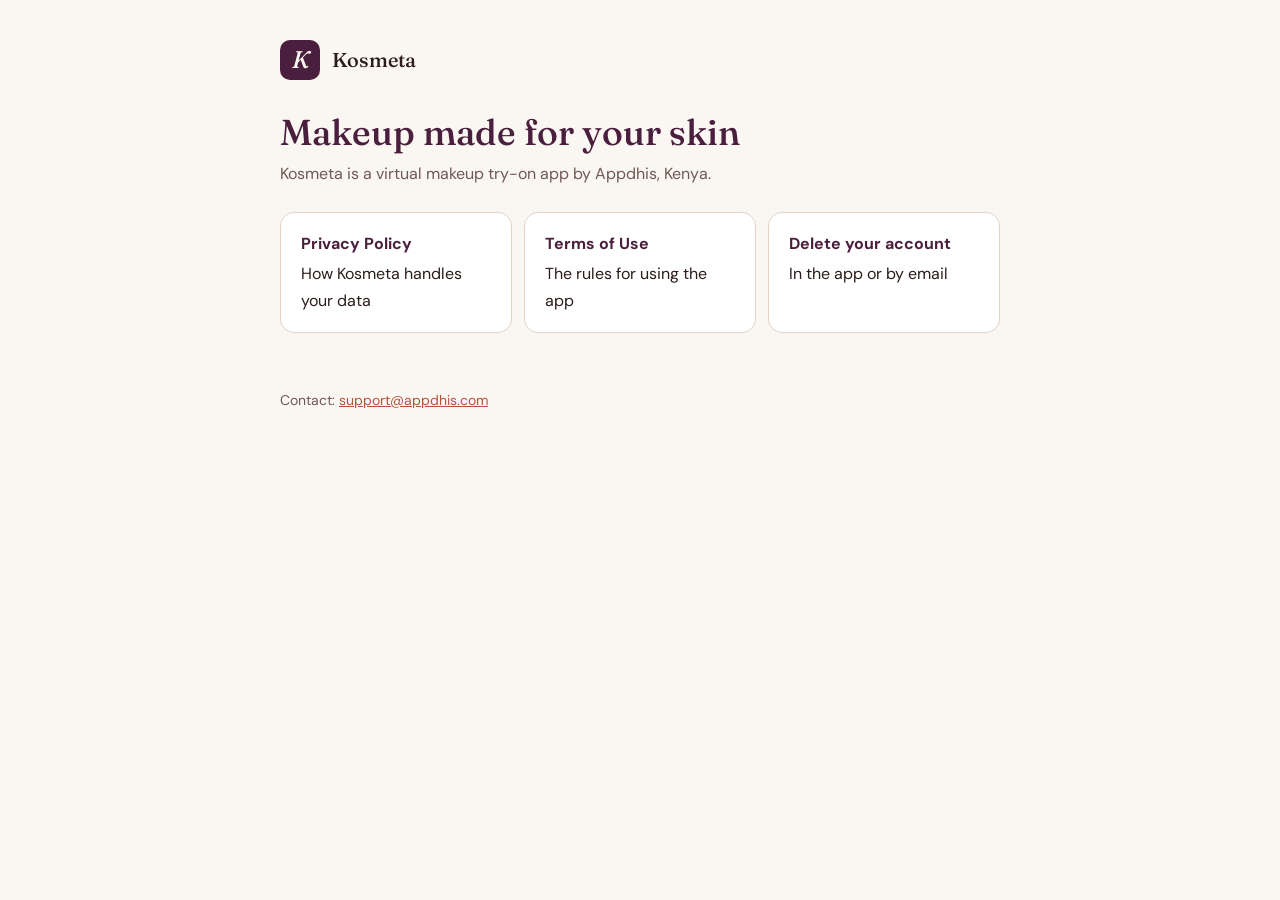
<file: index.html>
<!doctype html>
<html lang="en">
<head>
  <meta charset="utf-8">
  <meta name="viewport" content="width=device-width, initial-scale=1">
  <title>Kosmeta</title>
  <meta name="description" content="Kosmeta by Appdhis: privacy policy, terms and account deletion.">
  <link rel="preconnect" href="https://fonts.googleapis.com">
  <link rel="stylesheet" href="https://fonts.googleapis.com/css2?family=DM+Sans:wght@400;600&family=Fraunces:ital,wght@0,500;1,500&display=swap">
  <link rel="stylesheet" href="style.css">
</head>
<body>
<main>
  <header><span class="mark">K</span><span class="name">Kosmeta</span></header>
  <h1>Makeup made for your skin</h1>
  <p class="meta">Kosmeta is a virtual makeup try-on app by Appdhis, Kenya.</p>
  <div class="cards">
    <a href="privacy/"><strong>Privacy Policy</strong>How Kosmeta handles your data</a>
    <a href="terms/"><strong>Terms of Use</strong>The rules for using the app</a>
    <a href="delete-account/"><strong>Delete your account</strong>In the app or by email</a>
  </div>
  <footer>Contact: <a href="mailto:support@appdhis.com">support@appdhis.com</a></footer>
</main>
</body>
</html>
</file>
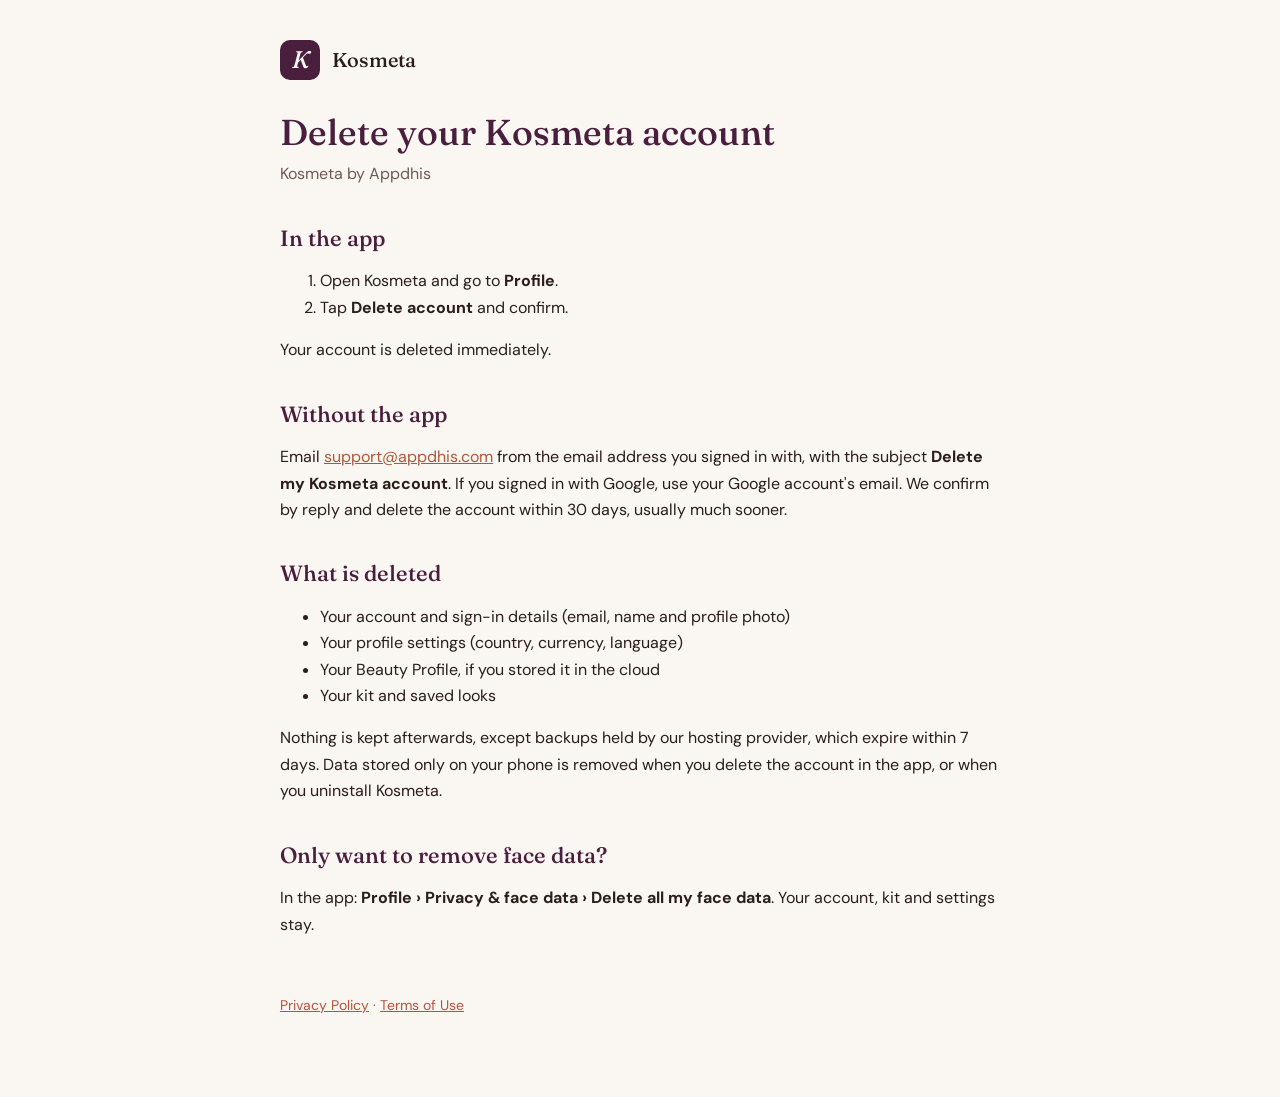
<file: delete-account/index.html>
<!doctype html>
<html lang="en">
<head>
  <meta charset="utf-8">
  <meta name="viewport" content="width=device-width, initial-scale=1">
  <title>Delete Your Account · Kosmeta</title>
  <meta name="description" content="How to delete your Kosmeta account and data.">
  <link rel="preconnect" href="https://fonts.googleapis.com">
  <link rel="stylesheet" href="https://fonts.googleapis.com/css2?family=DM+Sans:wght@400;600&family=Fraunces:ital,wght@0,500;1,500&display=swap">
  <link rel="stylesheet" href="../style.css">
</head>
<body>
<main>
  <header><a href="../"><span class="mark">K</span><span class="name">Kosmeta</span></a></header>

  <h1>Delete your Kosmeta account</h1>
  <p class="meta">Kosmeta by Appdhis</p>

  <h2>In the app</h2>
  <ol>
    <li>Open Kosmeta and go to <strong>Profile</strong>.</li>
    <li>Tap <strong>Delete account</strong> and confirm.</li>
  </ol>
  <p>Your account is deleted immediately.</p>

  <h2>Without the app</h2>
  <p>Email <a href="mailto:support@appdhis.com?subject=Delete%20my%20Kosmeta%20account">support@appdhis.com</a> from the email address you signed in with, with the subject <strong>Delete my Kosmeta account</strong>. If you signed in with Google, use your Google account's email. We confirm by reply and delete the account within 30 days, usually much sooner.</p>

  <h2>What is deleted</h2>
  <ul>
    <li>Your account and sign-in details (email, name and profile photo)</li>
    <li>Your profile settings (country, currency, language)</li>
    <li>Your Beauty Profile, if you stored it in the cloud</li>
    <li>Your kit and saved looks</li>
  </ul>
  <p>Nothing is kept afterwards, except backups held by our hosting provider, which expire within 7 days. Data stored only on your phone is removed when you delete the account in the app, or when you uninstall Kosmeta.</p>

  <h2>Only want to remove face data?</h2>
  <p>In the app: <strong>Profile › Privacy &amp; face data › Delete all my face data</strong>. Your account, kit and settings stay.</p>

  <footer><a href="../privacy/">Privacy Policy</a> · <a href="../terms/">Terms of Use</a></footer>
</main>
</body>
</html>
</file>
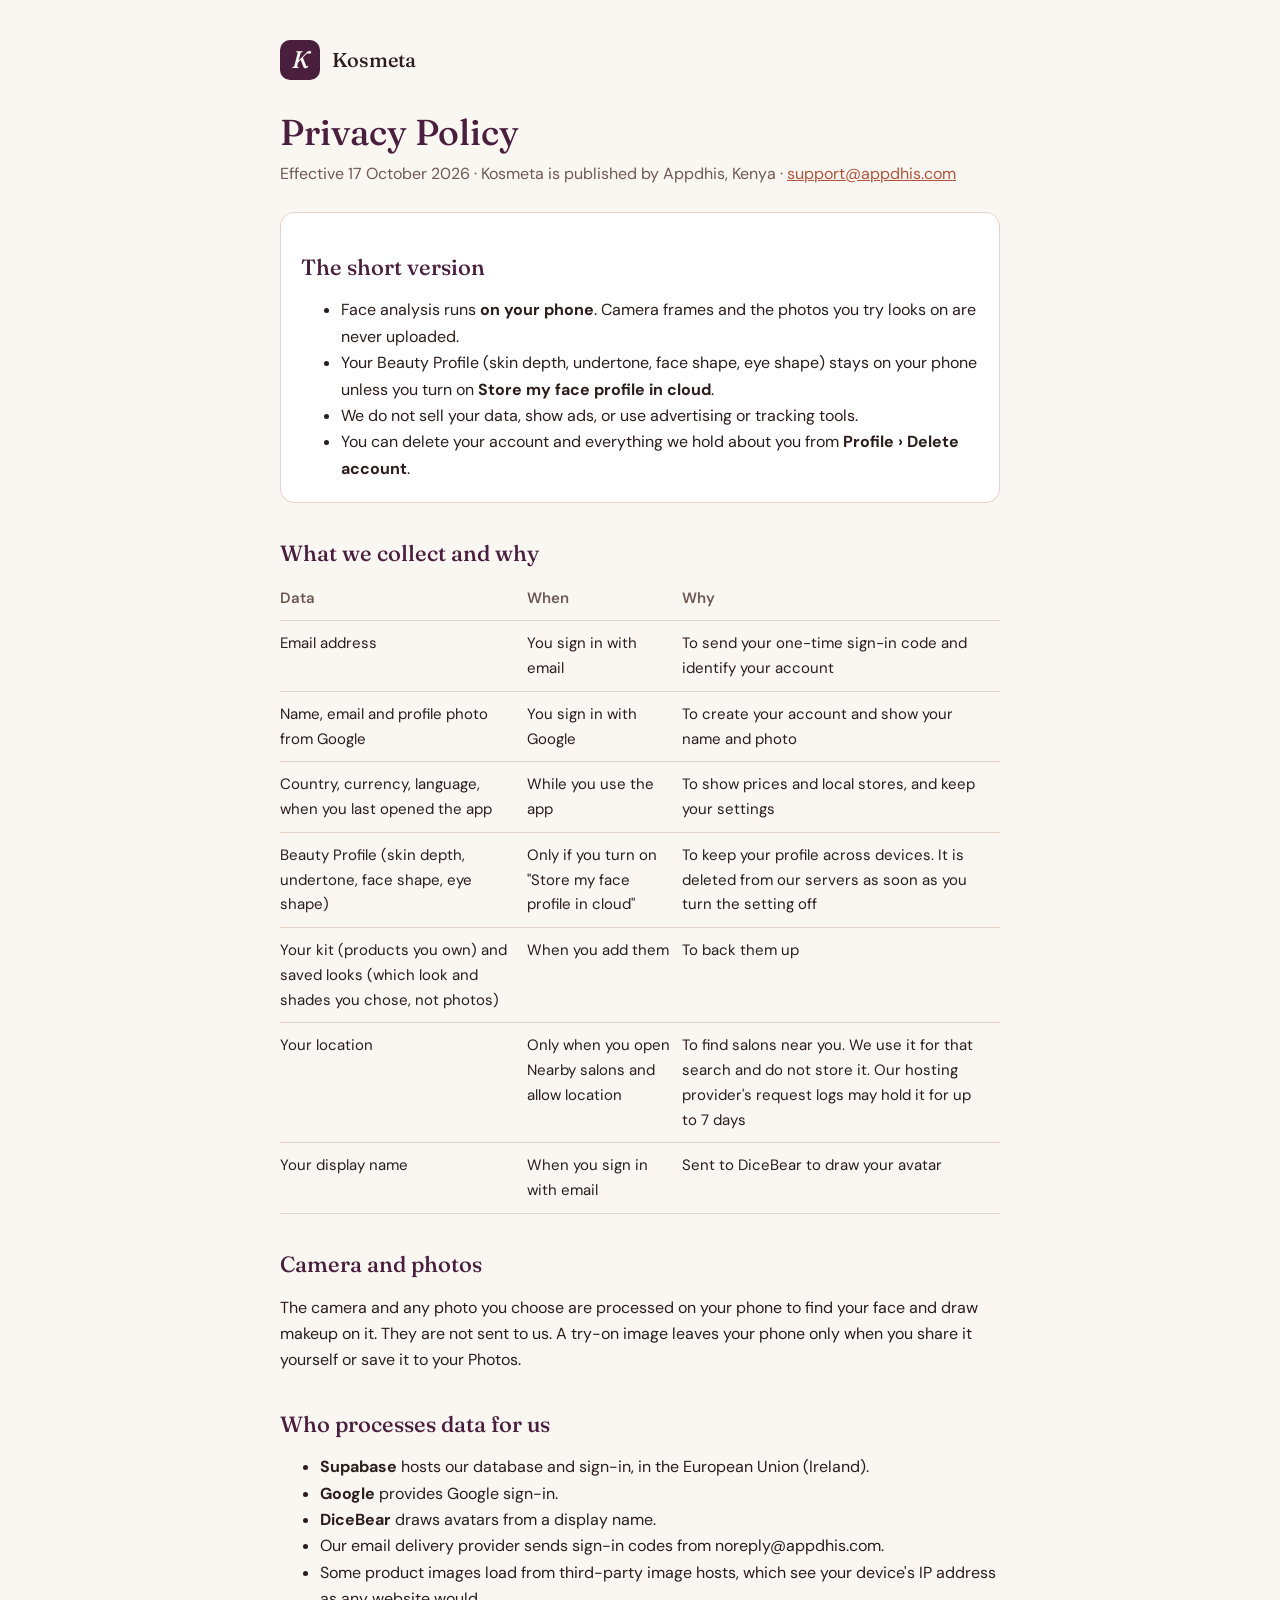
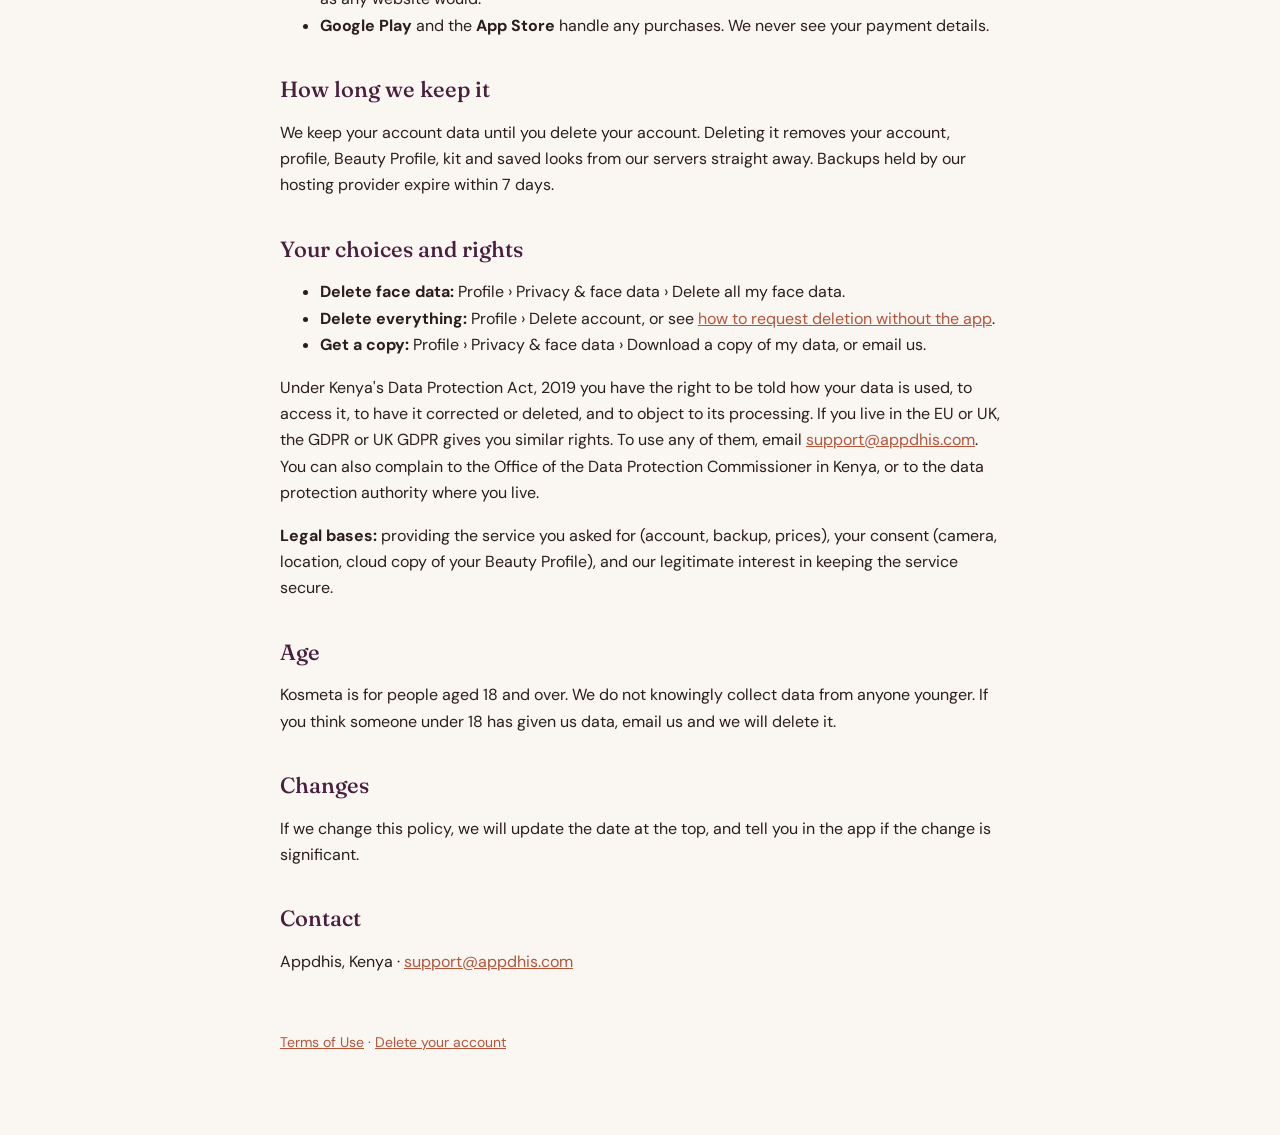
<file: privacy/index.html>
<!doctype html>
<html lang="en">
<head>
  <meta charset="utf-8">
  <meta name="viewport" content="width=device-width, initial-scale=1">
  <title>Privacy Policy · Kosmeta</title>
  <meta name="description" content="How Kosmeta, by Appdhis, handles your data.">
  <link rel="preconnect" href="https://fonts.googleapis.com">
  <link rel="stylesheet" href="https://fonts.googleapis.com/css2?family=DM+Sans:wght@400;600&family=Fraunces:ital,wght@0,500;1,500&display=swap">
  <link rel="stylesheet" href="../style.css">
</head>
<body>
<main>
  <header><a href="../"><span class="mark">K</span><span class="name">Kosmeta</span></a></header>

  <h1>Privacy Policy</h1>
  <p class="meta">Effective 17 October 2026 · Kosmeta is published by Appdhis, Kenya · <a href="mailto:support@appdhis.com">support@appdhis.com</a></p>

  <div class="summary">
    <h2>The short version</h2>
    <ul>
      <li>Face analysis runs <strong>on your phone</strong>. Camera frames and the photos you try looks on are never uploaded.</li>
      <li>Your Beauty Profile (skin depth, undertone, face shape, eye shape) stays on your phone unless you turn on <strong>Store my face profile in cloud</strong>.</li>
      <li>We do not sell your data, show ads, or use advertising or tracking tools.</li>
      <li>You can delete your account and everything we hold about you from <strong>Profile › Delete account</strong>.</li>
    </ul>
  </div>

  <h2>What we collect and why</h2>
  <div class="table">
    <table>
      <thead><tr><th>Data</th><th>When</th><th>Why</th></tr></thead>
      <tbody>
        <tr><td>Email address</td><td>You sign in with email</td><td>To send your one-time sign-in code and identify your account</td></tr>
        <tr><td>Name, email and profile photo from Google</td><td>You sign in with Google</td><td>To create your account and show your name and photo</td></tr>
        <tr><td>Country, currency, language, when you last opened the app</td><td>While you use the app</td><td>To show prices and local stores, and keep your settings</td></tr>
        <tr><td>Beauty Profile (skin depth, undertone, face shape, eye shape)</td><td>Only if you turn on "Store my face profile in cloud"</td><td>To keep your profile across devices. It is deleted from our servers as soon as you turn the setting off</td></tr>
        <tr><td>Your kit (products you own) and saved looks (which look and shades you chose, not photos)</td><td>When you add them</td><td>To back them up</td></tr>
        <tr><td>Your location</td><td>Only when you open Nearby salons and allow location</td><td>To find salons near you. We use it for that search and do not store it. Our hosting provider's request logs may hold it for up to 7 days</td></tr>
        <tr><td>Your display name</td><td>When you sign in with email</td><td>Sent to DiceBear to draw your avatar</td></tr>
      </tbody>
    </table>
  </div>

  <h2>Camera and photos</h2>
  <p>The camera and any photo you choose are processed on your phone to find your face and draw makeup on it. They are not sent to us. A try-on image leaves your phone only when you share it yourself or save it to your Photos.</p>

  <h2>Who processes data for us</h2>
  <ul>
    <li><strong>Supabase</strong> hosts our database and sign-in, in the European Union (Ireland).</li>
    <li><strong>Google</strong> provides Google sign-in.</li>
    <li><strong>DiceBear</strong> draws avatars from a display name.</li>
    <li>Our email delivery provider sends sign-in codes from noreply@appdhis.com.</li>
    <li>Some product images load from third-party image hosts, which see your device's IP address as any website would.</li>
    <li><strong>Google Play</strong> and the <strong>App Store</strong> handle any purchases. We never see your payment details.</li>
  </ul>

  <h2>How long we keep it</h2>
  <p>We keep your account data until you delete your account. Deleting it removes your account, profile, Beauty Profile, kit and saved looks from our servers straight away. Backups held by our hosting provider expire within 7 days.</p>

  <h2>Your choices and rights</h2>
  <ul>
    <li><strong>Delete face data:</strong> Profile › Privacy &amp; face data › Delete all my face data.</li>
    <li><strong>Delete everything:</strong> Profile › Delete account, or see <a href="../delete-account/">how to request deletion without the app</a>.</li>
    <li><strong>Get a copy:</strong> Profile › Privacy &amp; face data › Download a copy of my data, or email us.</li>
  </ul>
  <p>Under Kenya's Data Protection Act, 2019 you have the right to be told how your data is used, to access it, to have it corrected or deleted, and to object to its processing. If you live in the EU or UK, the GDPR or UK GDPR gives you similar rights. To use any of them, email <a href="mailto:support@appdhis.com">support@appdhis.com</a>. You can also complain to the Office of the Data Protection Commissioner in Kenya, or to the data protection authority where you live.</p>
  <p><strong>Legal bases:</strong> providing the service you asked for (account, backup, prices), your consent (camera, location, cloud copy of your Beauty Profile), and our legitimate interest in keeping the service secure.</p>

  <h2>Age</h2>
  <p>Kosmeta is for people aged 18 and over. We do not knowingly collect data from anyone younger. If you think someone under 18 has given us data, email us and we will delete it.</p>

  <h2>Changes</h2>
  <p>If we change this policy, we will update the date at the top, and tell you in the app if the change is significant.</p>

  <h2>Contact</h2>
  <p>Appdhis, Kenya · <a href="mailto:support@appdhis.com">support@appdhis.com</a></p>

  <footer><a href="../terms/">Terms of Use</a> · <a href="../delete-account/">Delete your account</a></footer>
</main>
</body>
</html>
</file>
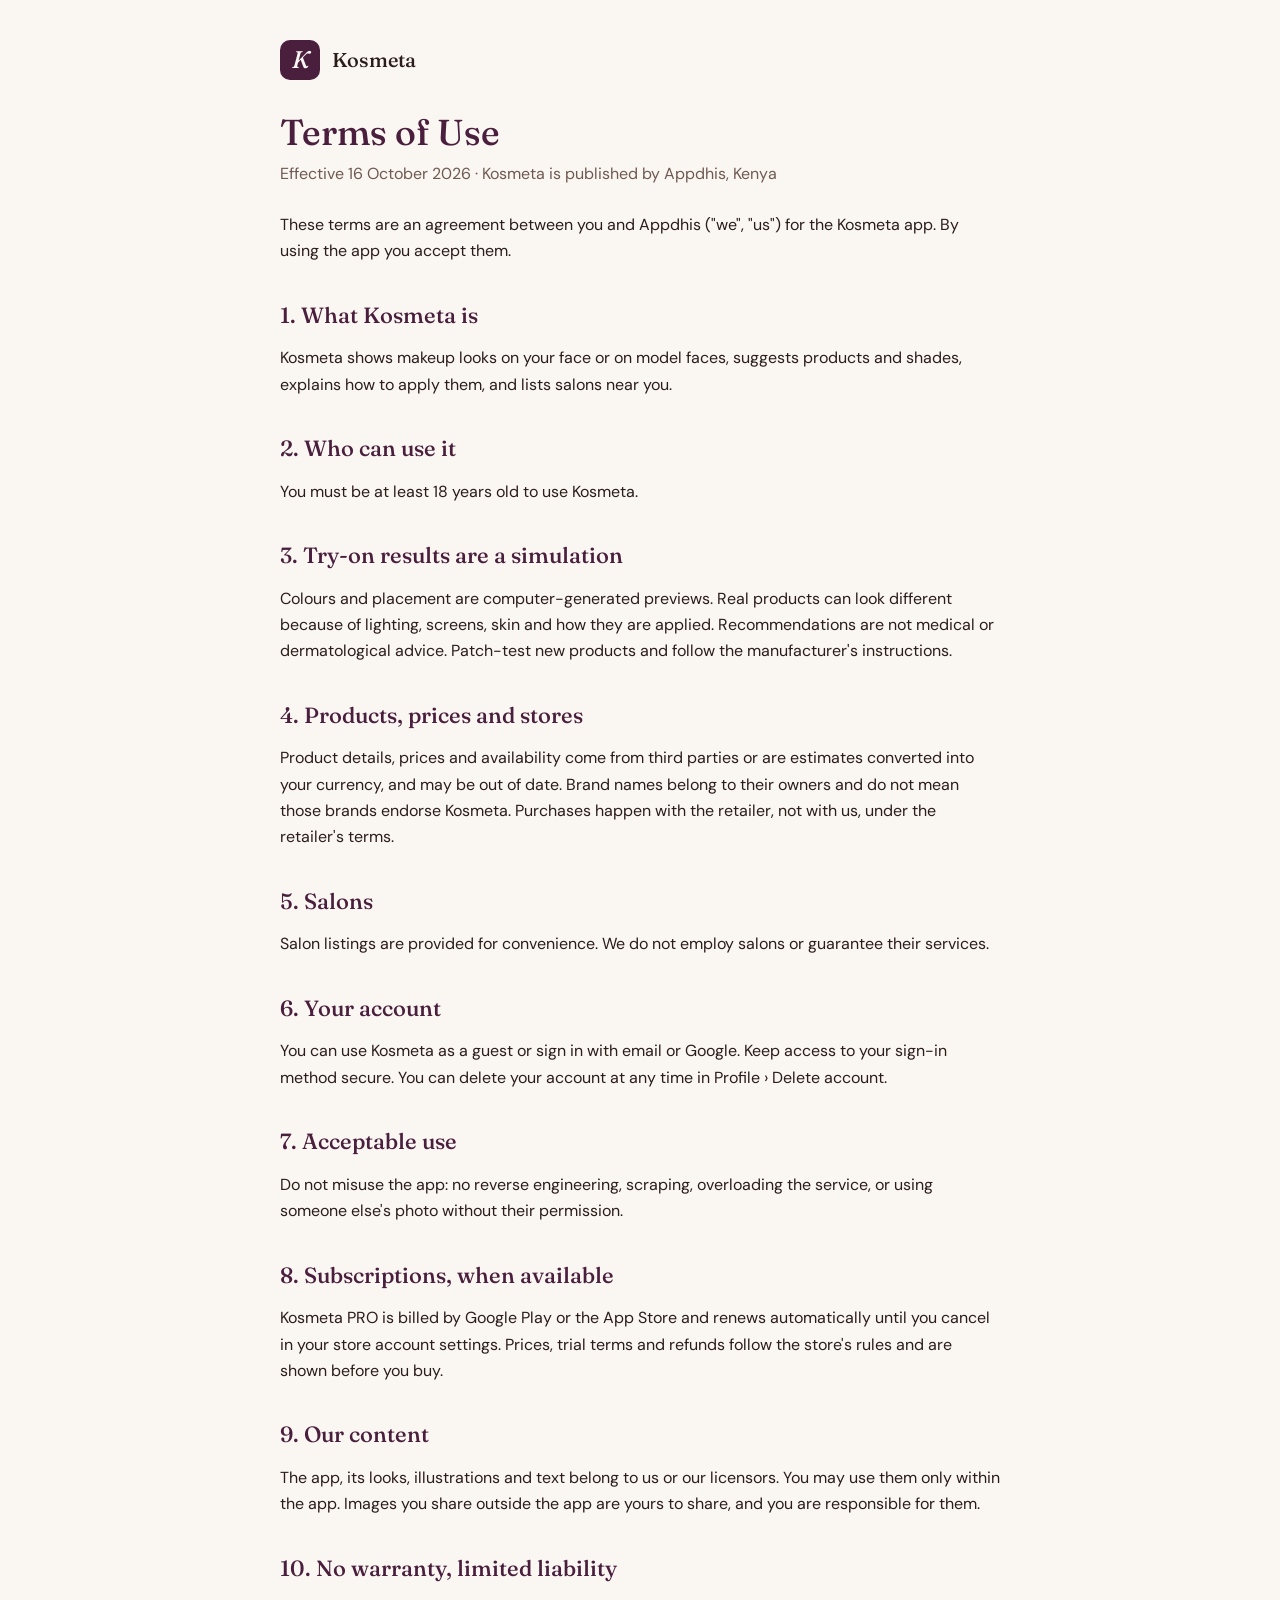
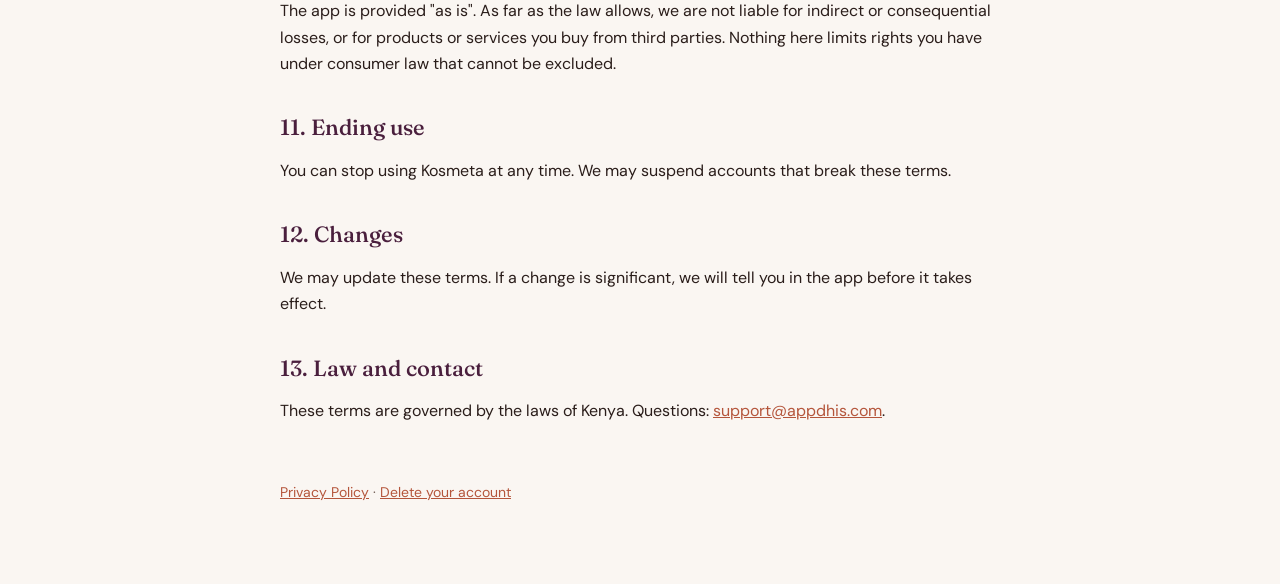
<file: terms/index.html>
<!doctype html>
<html lang="en">
<head>
  <meta charset="utf-8">
  <meta name="viewport" content="width=device-width, initial-scale=1">
  <title>Terms of Use · Kosmeta</title>
  <meta name="description" content="The terms for using Kosmeta, by Appdhis.">
  <link rel="preconnect" href="https://fonts.googleapis.com">
  <link rel="stylesheet" href="https://fonts.googleapis.com/css2?family=DM+Sans:wght@400;600&family=Fraunces:ital,wght@0,500;1,500&display=swap">
  <link rel="stylesheet" href="../style.css">
</head>
<body>
<main>
  <header><a href="../"><span class="mark">K</span><span class="name">Kosmeta</span></a></header>

  <h1>Terms of Use</h1>
  <p class="meta">Effective 16 October 2026 · Kosmeta is published by Appdhis, Kenya</p>

  <p>These terms are an agreement between you and Appdhis ("we", "us") for the Kosmeta app. By using the app you accept them.</p>

  <h2>1. What Kosmeta is</h2>
  <p>Kosmeta shows makeup looks on your face or on model faces, suggests products and shades, explains how to apply them, and lists salons near you.</p>

  <h2>2. Who can use it</h2>
  <p>You must be at least 18 years old to use Kosmeta.</p>

  <h2>3. Try-on results are a simulation</h2>
  <p>Colours and placement are computer-generated previews. Real products can look different because of lighting, screens, skin and how they are applied. Recommendations are not medical or dermatological advice. Patch-test new products and follow the manufacturer's instructions.</p>

  <h2>4. Products, prices and stores</h2>
  <p>Product details, prices and availability come from third parties or are estimates converted into your currency, and may be out of date. Brand names belong to their owners and do not mean those brands endorse Kosmeta. Purchases happen with the retailer, not with us, under the retailer's terms.</p>

  <h2>5. Salons</h2>
  <p>Salon listings are provided for convenience. We do not employ salons or guarantee their services.</p>

  <h2>6. Your account</h2>
  <p>You can use Kosmeta as a guest or sign in with email or Google. Keep access to your sign-in method secure. You can delete your account at any time in Profile › Delete account.</p>

  <h2>7. Acceptable use</h2>
  <p>Do not misuse the app: no reverse engineering, scraping, overloading the service, or using someone else's photo without their permission.</p>

  <h2>8. Subscriptions, when available</h2>
  <p>Kosmeta PRO is billed by Google Play or the App Store and renews automatically until you cancel in your store account settings. Prices, trial terms and refunds follow the store's rules and are shown before you buy.</p>

  <h2>9. Our content</h2>
  <p>The app, its looks, illustrations and text belong to us or our licensors. You may use them only within the app. Images you share outside the app are yours to share, and you are responsible for them.</p>

  <h2>10. No warranty, limited liability</h2>
  <p>The app is provided "as is". As far as the law allows, we are not liable for indirect or consequential losses, or for products or services you buy from third parties. Nothing here limits rights you have under consumer law that cannot be excluded.</p>

  <h2>11. Ending use</h2>
  <p>You can stop using Kosmeta at any time. We may suspend accounts that break these terms.</p>

  <h2>12. Changes</h2>
  <p>We may update these terms. If a change is significant, we will tell you in the app before it takes effect.</p>

  <h2>13. Law and contact</h2>
  <p>These terms are governed by the laws of Kenya. Questions: <a href="mailto:support@appdhis.com">support@appdhis.com</a>.</p>

  <footer><a href="../privacy/">Privacy Policy</a> · <a href="../delete-account/">Delete your account</a></footer>
</main>
</body>
</html>
</file>
<file: style.css>
:root {
  --bg: #faf6f2;
  --surface: #ffffff;
  --text: #2a1d1a;
  --muted: #6e5a52;
  --line: #e2d3c8;
  --brand: #4a1f3d;
  --accent: #b4553b;
}

@media (prefers-color-scheme: dark) {
  :root {
    --bg: #141011;
    --surface: #1c1617;
    --text: #f1e4da;
    --muted: #b9a69c;
    --line: #3a2f30;
    --brand: #e0b3cf;
    --accent: #e07e62;
  }
}

* {
  box-sizing: border-box;
}

body {
  margin: 0;
  background: var(--bg);
  color: var(--text);
  font: 16px/1.65 'DM Sans', system-ui, -apple-system, sans-serif;
}

main {
  max-width: 760px;
  margin: 0 auto;
  padding: 40px 20px 80px;
}

header {
  display: flex;
  align-items: center;
  gap: 12px;
  margin-bottom: 32px;
}

header a {
  display: flex;
  align-items: center;
  gap: 12px;
  color: inherit;
  text-decoration: none;
}

.mark {
  width: 40px;
  height: 40px;
  border-radius: 10px;
  background: #4a1f3d;
  color: #faf6f2;
  display: grid;
  place-items: center;
  font: italic 500 24px/1 'Fraunces', Georgia, serif;
}

.name {
  font: 500 20px/1 'Fraunces', Georgia, serif;
}

h1 {
  font: 500 36px/1.15 'Fraunces', Georgia, serif;
  margin: 0 0 8px;
  color: var(--brand);
}

h2 {
  font: 500 22px/1.3 'Fraunces', Georgia, serif;
  margin: 36px 0 8px;
  color: var(--brand);
}

.meta {
  color: var(--muted);
  margin: 0 0 24px;
}

a {
  color: var(--accent);
}

.summary {
  background: var(--surface);
  border: 1px solid var(--line);
  border-radius: 14px;
  padding: 4px 20px;
}

.table {
  overflow-x: auto;
}

table {
  width: 100%;
  border-collapse: collapse;
  font-size: 15px;
}

th,
td {
  text-align: start;
  vertical-align: top;
  padding: 10px 12px 10px 0;
  border-bottom: 1px solid var(--line);
}

th {
  color: var(--muted);
  font-weight: 600;
}

.cards {
  display: grid;
  gap: 12px;
  grid-template-columns: repeat(auto-fit, minmax(200px, 1fr));
}

.cards a {
  display: block;
  background: var(--surface);
  border: 1px solid var(--line);
  border-radius: 14px;
  padding: 18px 20px;
  color: inherit;
  text-decoration: none;
}

.cards strong {
  display: block;
  color: var(--brand);
  margin-bottom: 4px;
}

footer {
  margin-top: 56px;
  color: var(--muted);
  font-size: 14px;
}
</file>
